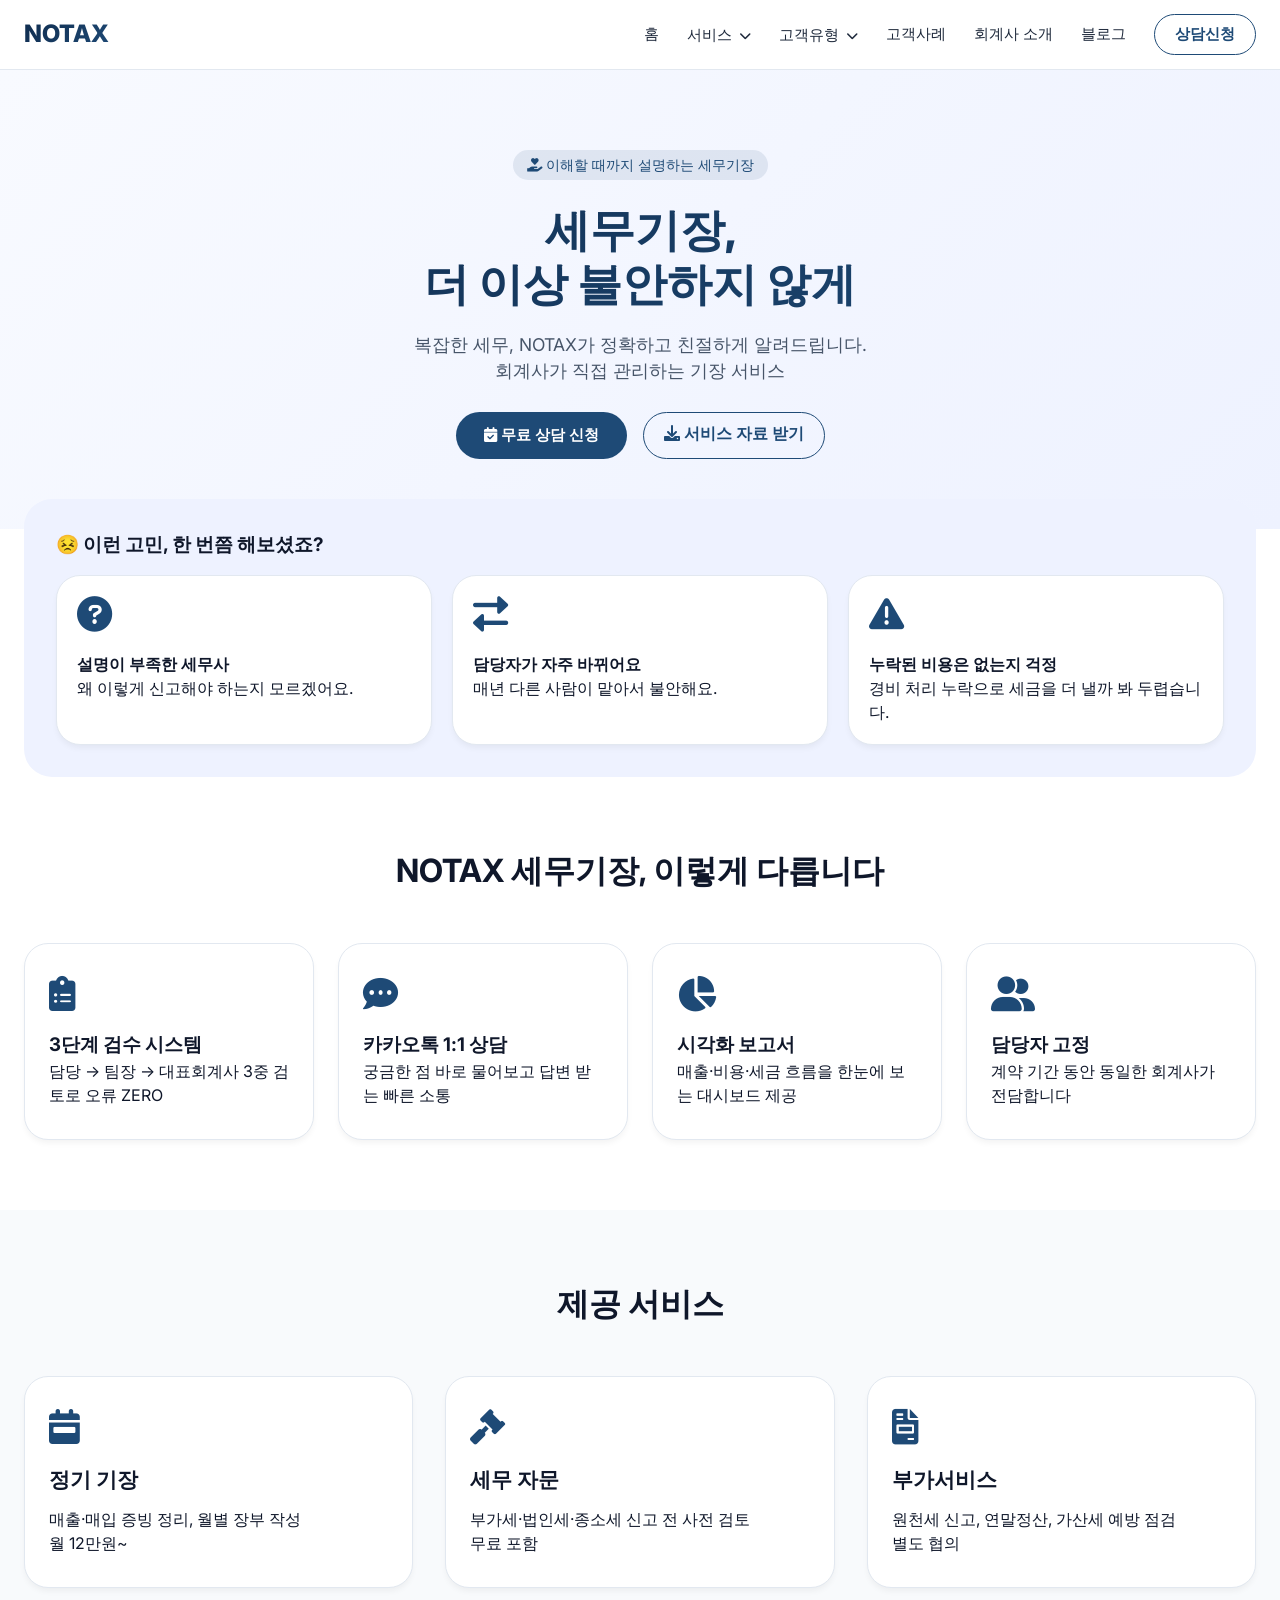
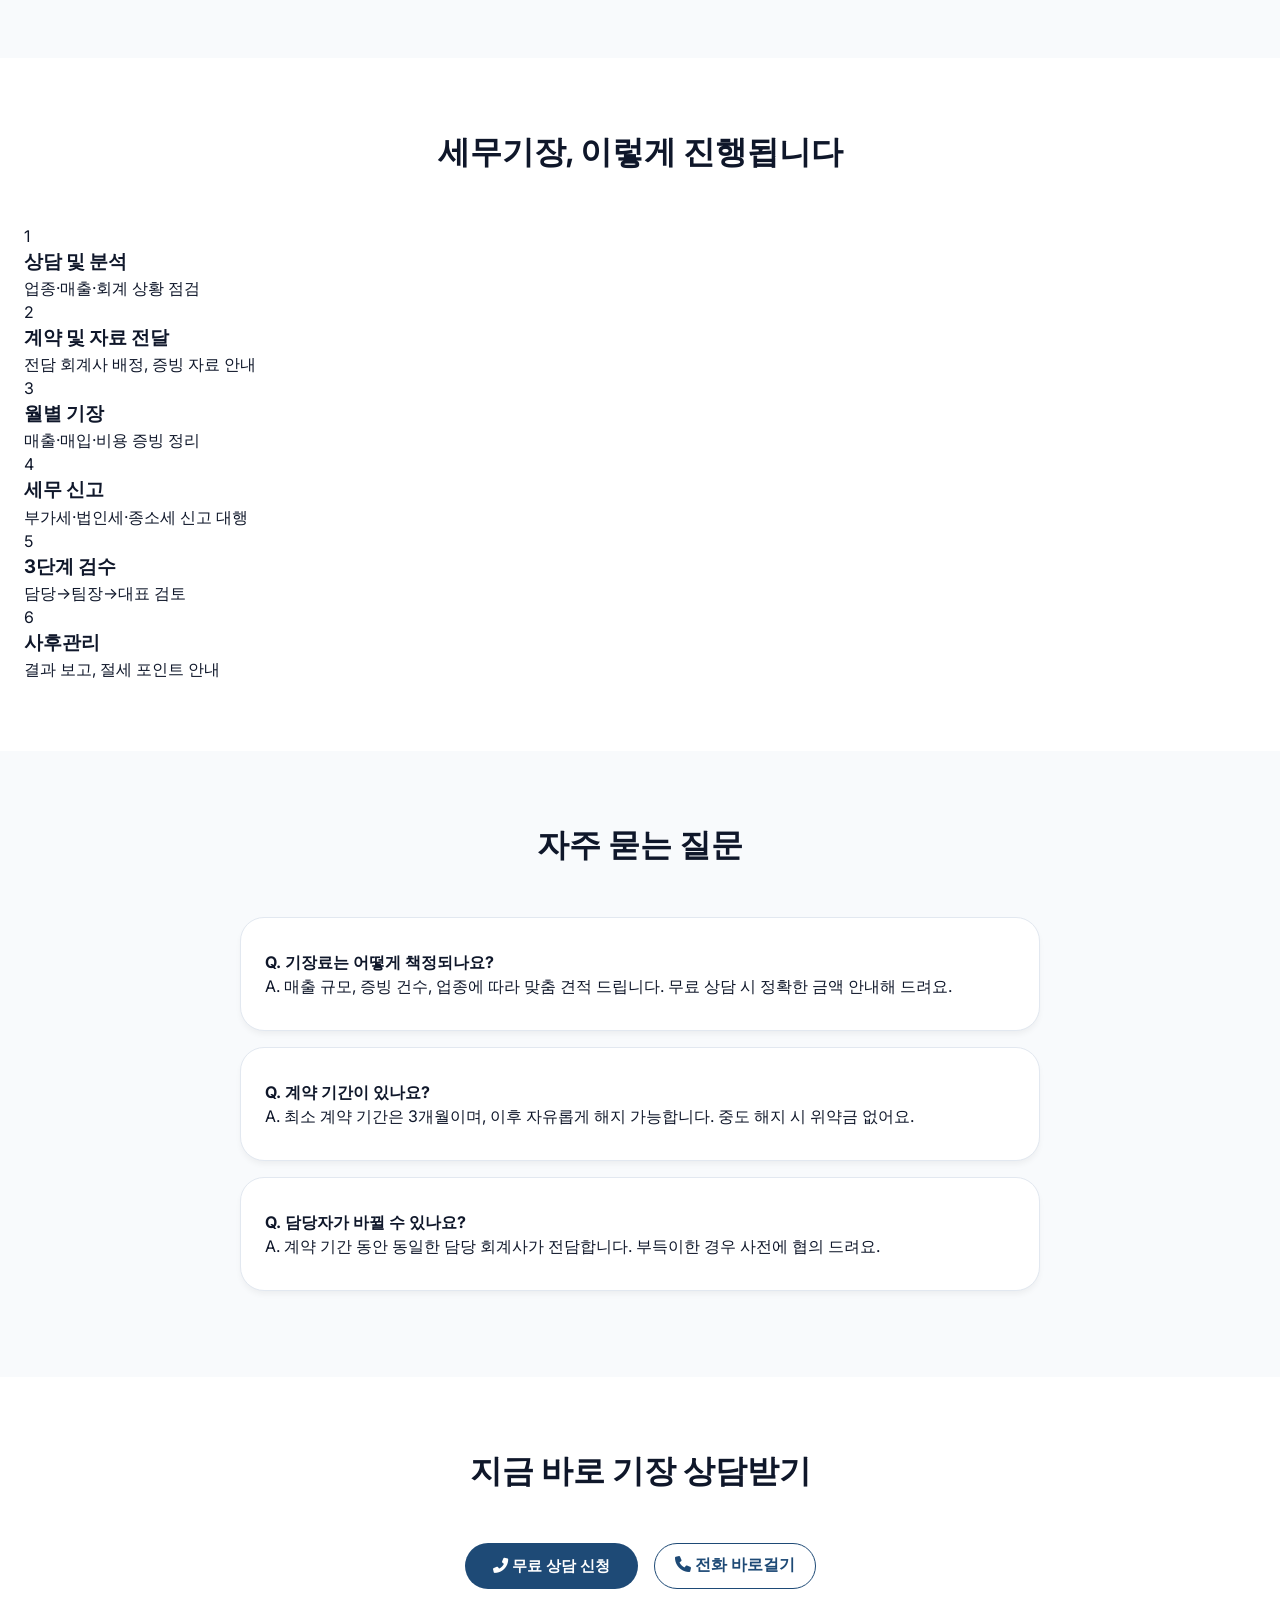
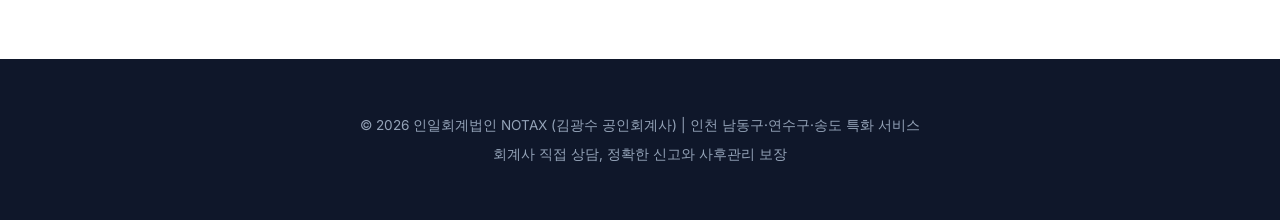
<file: book.html>
<!DOCTYPE html>
<html lang="ko">
<head>
    <meta charset="UTF-8">
    <meta name="viewport" content="width=device-width, initial-scale=1.0">
    <title>세무기장 | NOTAX 세무회계</title>
    <meta name="description" content="이해할 때까지 설명하는 세무기장. 3단계 검수, 회계사 직접 담당, 카카오톡 1:1 상담. 인천 법인·개인사업자 기장 대행.">
    <link href="https://fonts.googleapis.com/css2?family=Inter:wght@300..800&display=swap" rel="stylesheet">
    <link rel="stylesheet" href="https://cdnjs.cloudflare.com/ajax/libs/font-awesome/6.0.0-beta3/css/all.min.css">
    <link rel="stylesheet" href="../css/style.css">
</head>
<body>
<div id="header"></div>
<main>
    <!-- 히어로 + 이중 CTA -->
    <section class="hero">
        <div class="container">
            <div class="hero-badge"><i class="fas fa-hand-holding-heart"></i> 이해할 때까지 설명하는 세무기장</div>
            <h1>세무기장,<br>더 이상 불안하지 않게</h1>
            <p>복잡한 세무, NOTAX가 정확하고 친절하게 알려드립니다.<br>회계사가 직접 관리하는 기장 서비스</p>
            <div class="cta-group">
                <a href="../contact.html" class="btn-primary"><i class="fas fa-calendar-check"></i> 무료 상담 신청</a>
                <a href="#" class="btn-outline naver-blog-link" data-category="blog-main"><i class="fas fa-download"></i> 서비스 자료 받기</a>
            </div>
        </div>
    </section>

    <!-- 고민 공감 -->
    <div class="container" style="margin-top: -30px;">
        <div style="background: var(--primary-light); border-radius: 28px; padding: 32px;">
            <h3 style="margin-bottom: 16px;">😣 이런 고민, 한 번쯤 해보셨죠?</h3>
            <div class="card-grid" style="gap: 20px;">
                <div class="card" style="padding: 20px;"><i class="fas fa-question-circle"></i><h4>설명이 부족한 세무사</h4><p>왜 이렇게 신고해야 하는지 모르겠어요.</p></div>
                <div class="card" style="padding: 20px;"><i class="fas fa-exchange-alt"></i><h4>담당자가 자주 바뀌어요</h4><p>매년 다른 사람이 맡아서 불안해요.</p></div>
                <div class="card" style="padding: 20px;"><i class="fas fa-exclamation-triangle"></i><h4>누락된 비용은 없는지 걱정</h4><p>경비 처리 누락으로 세금을 더 낼까 봐 두렵습니다.</p></div>
            </div>
        </div>
    </div>

    <!-- NOTAX 차별점 -->
    <section>
        <div class="container">
            <h2 class="section-title">NOTAX 세무기장, 이렇게 다릅니다</h2>
            <div class="trust-grid" style="display: flex; gap: 24px; flex-wrap: wrap;">
                <div class="trust-item"><i class="fas fa-clipboard-list"></i><h3>3단계 검수 시스템</h3><p>담당 → 팀장 → 대표회계사 3중 검토로 오류 ZERO</p></div>
                <div class="trust-item"><i class="fas fa-comment-dots"></i><h3>카카오톡 1:1 상담</h3><p>궁금한 점 바로 물어보고 답변 받는 빠른 소통</p></div>
                <div class="trust-item"><i class="fas fa-chart-pie"></i><h3>시각화 보고서</h3><p>매출·비용·세금 흐름을 한눈에 보는 대시보드 제공</p></div>
                <div class="trust-item"><i class="fas fa-user-friends"></i><h3>담당자 고정</h3><p>계약 기간 동안 동일한 회계사가 전담합니다</p></div>
            </div>
        </div>
    </section>

    <!-- 서비스 내용 (탭 형태로 간단히) -->
    <section style="background: var(--gray-bg);">
        <div class="container">
            <h2 class="section-title">제공 서비스</h2>
            <div class="card-grid">
                <div class="card"><i class="fas fa-calendar-week"></i><h3>정기 기장</h3><p>매출·매입 증빙 정리, 월별 장부 작성</p><span class="price-tag">월 12만원~</span></div>
                <div class="card"><i class="fas fa-gavel"></i><h3>세무 자문</h3><p>부가세·법인세·종소세 신고 전 사전 검토</p><span class="price-tag">무료 포함</span></div>
                <div class="card"><i class="fas fa-file-invoice"></i><h3>부가서비스</h3><p>원천세 신고, 연말정산, 가산세 예방 점검</p><span class="price-tag">별도 협의</span></div>
            </div>
        </div>
    </section>

    <!-- 6단계 프로세스 -->
    <section>
        <div class="container">
            <h2 class="section-title">세무기장, 이렇게 진행됩니다</h2>
            <div class="process-steps">
                <div class="step"><div class="step-num">1</div><h3>상담 및 분석</h3><p>업종·매출·회계 상황 점검</p></div>
                <div class="step"><div class="step-num">2</div><h3>계약 및 자료 전달</h3><p>전담 회계사 배정, 증빙 자료 안내</p></div>
                <div class="step"><div class="step-num">3</div><h3>월별 기장</h3><p>매출·매입·비용 증빙 정리</p></div>
                <div class="step"><div class="step-num">4</div><h3>세무 신고</h3><p>부가세·법인세·종소세 신고 대행</p></div>
                <div class="step"><div class="step-num">5</div><h3>3단계 검수</h3><p>담당→팀장→대표 검토</p></div>
                <div class="step"><div class="step-num">6</div><h3>사후관리</h3><p>결과 보고, 절세 포인트 안내</p></div>
            </div>
        </div>
    </section>

    <!-- FAQ -->
    <section style="background: var(--gray-bg);">
        <div class="container">
            <h2 class="section-title">자주 묻는 질문</h2>
            <div style="max-width: 800px; margin: 0 auto;">
                <div class="card" style="margin-bottom: 16px; text-align: left;"><strong>Q. 기장료는 어떻게 책정되나요?</strong><p>A. 매출 규모, 증빙 건수, 업종에 따라 맞춤 견적 드립니다. 무료 상담 시 정확한 금액 안내해 드려요.</p></div>
                <div class="card" style="margin-bottom: 16px; text-align: left;"><strong>Q. 계약 기간이 있나요?</strong><p>A. 최소 계약 기간은 3개월이며, 이후 자유롭게 해지 가능합니다. 중도 해지 시 위약금 없어요.</p></div>
                <div class="card" style="margin-bottom: 16px; text-align: left;"><strong>Q. 담당자가 바뀔 수 있나요?</strong><p>A. 계약 기간 동안 동일한 담당 회계사가 전담합니다. 부득이한 경우 사전에 협의 드려요.</p></div>
            </div>
        </div>
    </section>

    <!-- 하단 CTA -->
    <section style="text-align: center;">
        <div class="container">
            <h2 class="section-title">지금 바로 기장 상담받기</h2>
            <div class="cta-group" style="justify-content: center;">
                <a href="../contact.html" class="btn-primary"><i class="fas fa-phone-alt"></i> 무료 상담 신청</a>
                <a href="tel:01086763827" class="btn-outline"><i class="fas fa-phone"></i> 전화 바로걸기</a>
            </div>
        </div>
    </section>
</main>
<div id="footer"></div>
<script src="../js/main.js"></script>
</body>
</html>
</file>
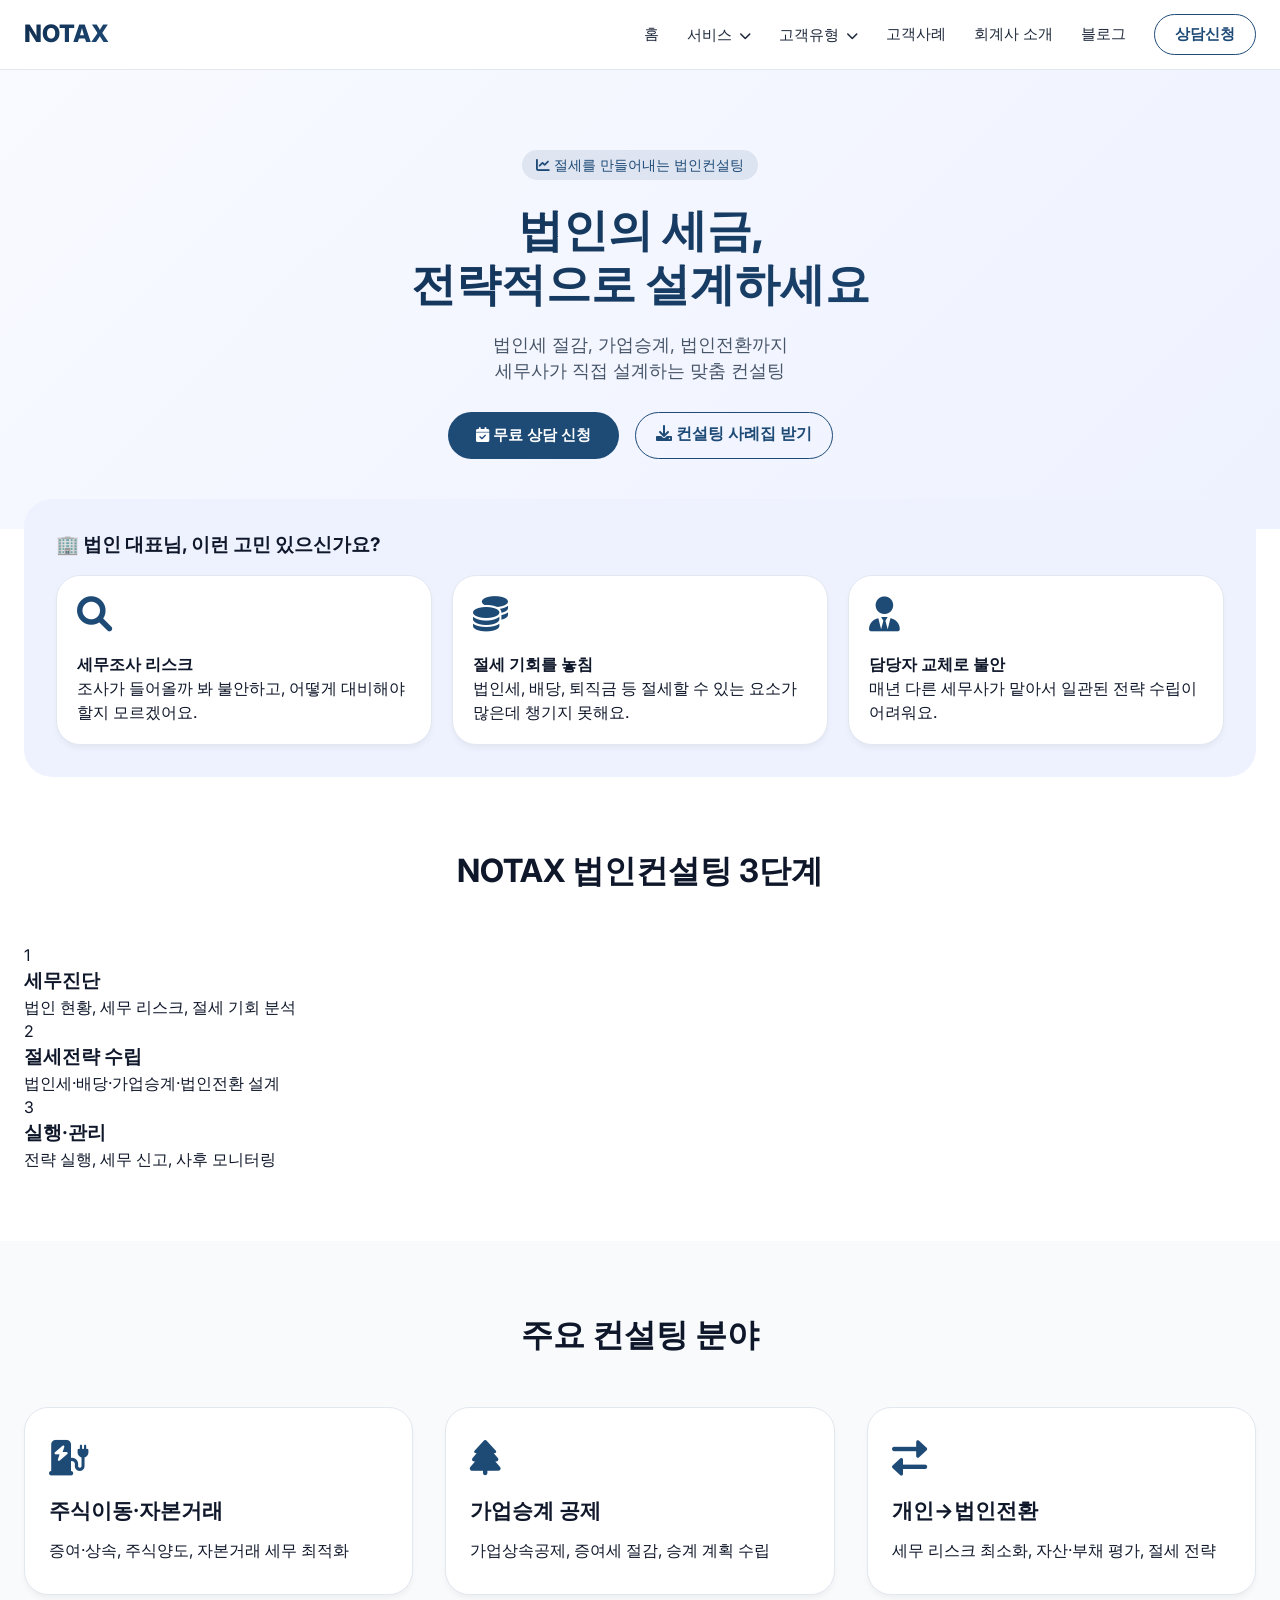
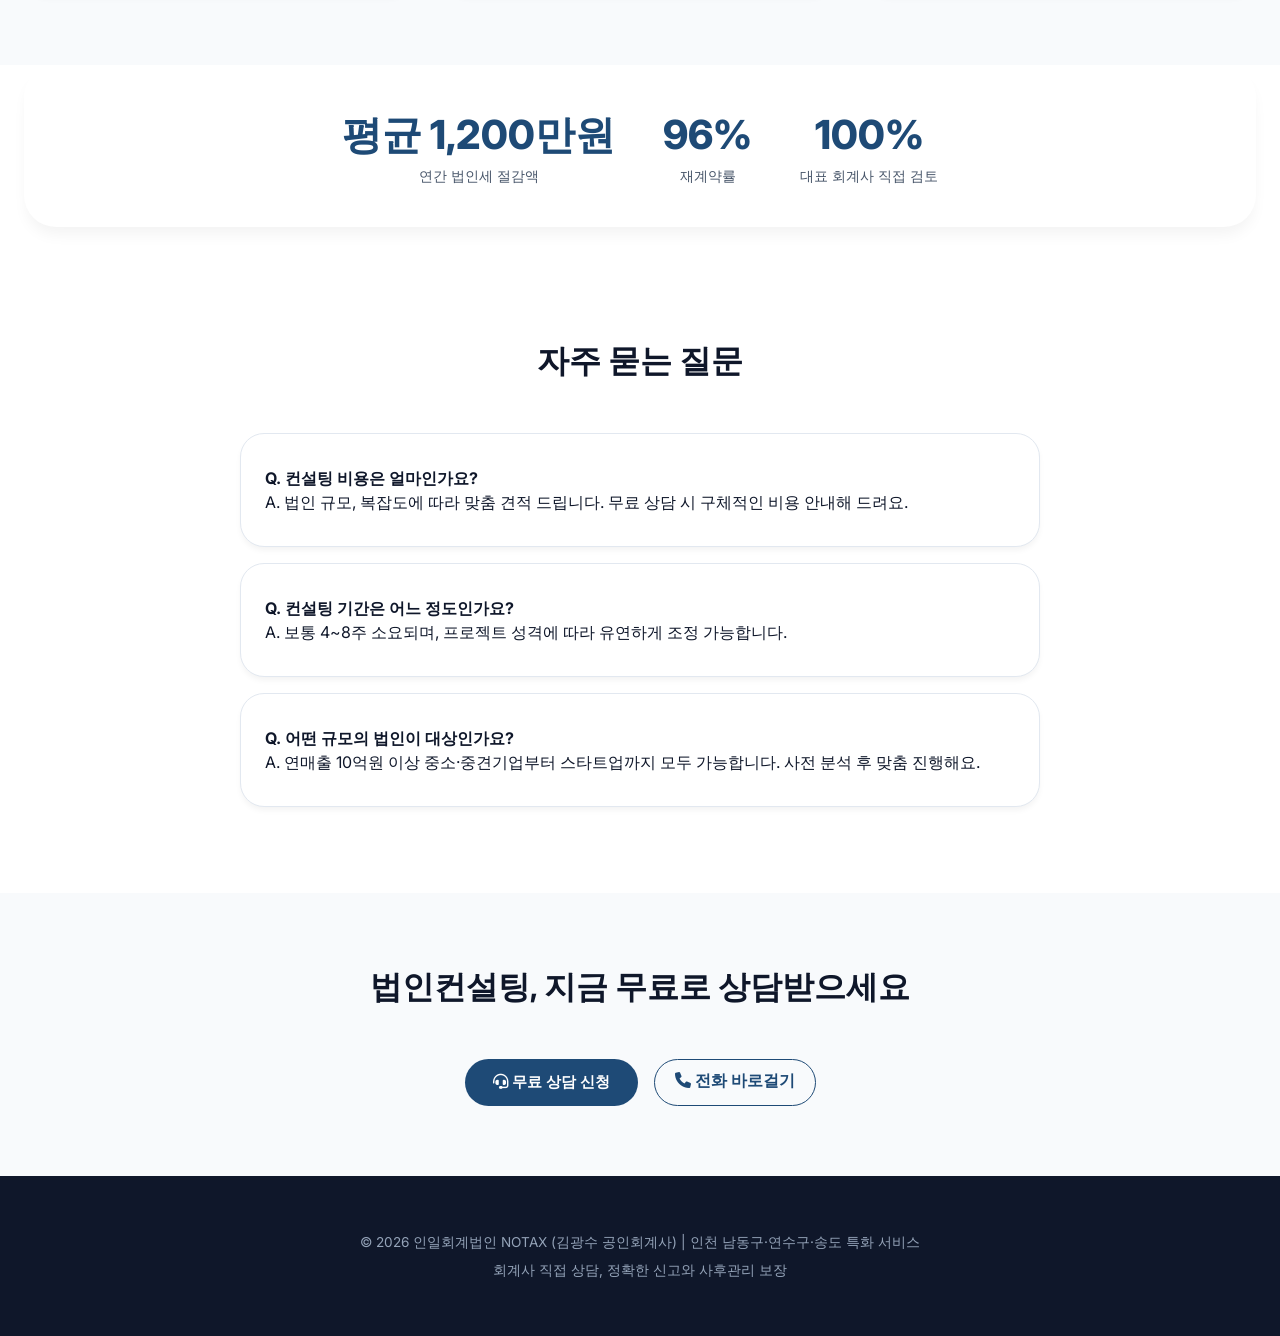
<file: solution/consulting.html>
<!DOCTYPE html>
<html lang="ko">
<head>
    <meta charset="UTF-8">
    <meta name="viewport" content="width=device-width, initial-scale=1.0">
    <title>법인컨설팅 | NOTAX 세무회계</title>
    <meta name="description" content="절세를 창출하는 법인컨설팅. 세무진단→전략 수립→실행 관리. 법인전환, 가업승계, 세무조정 전문.">
    <link href="https://fonts.googleapis.com/css2?family=Inter:wght@300..800&display=swap" rel="stylesheet">
    <link rel="stylesheet" href="https://cdnjs.cloudflare.com/ajax/libs/font-awesome/6.0.0-beta3/css/all.min.css">
    <link rel="stylesheet" href="../css/style.css">
</head>
<body>
<div id="header"></div>
<main>
    <!-- 히어로 + 이중 CTA -->
    <section class="hero">
        <div class="container">
            <div class="hero-badge"><i class="fas fa-chart-line"></i> 절세를 만들어내는 법인컨설팅</div>
            <h1>법인의 세금,<br>전략적으로 설계하세요</h1>
            <p>법인세 절감, 가업승계, 법인전환까지<br>세무사가 직접 설계하는 맞춤 컨설팅</p>
            <div class="cta-group">
                <a href="../contact.html" class="btn-primary"><i class="fas fa-calendar-check"></i> 무료 상담 신청</a>
                <a href="#" class="btn-outline naver-blog-link" data-category="blog-main"><i class="fas fa-download"></i> 컨설팅 사례집 받기</a>
            </div>
        </div>
    </section>

    <!-- 고민 공감 -->
    <div class="container" style="margin-top: -30px;">
        <div style="background: var(--primary-light); border-radius: 28px; padding: 32px;">
            <h3 style="margin-bottom: 16px;">🏢 법인 대표님, 이런 고민 있으신가요?</h3>
            <div class="card-grid" style="gap: 20px;">
                <div class="card" style="padding: 20px;"><i class="fas fa-search"></i><h4>세무조사 리스크</h4><p>조사가 들어올까 봐 불안하고, 어떻게 대비해야 할지 모르겠어요.</p></div>
                <div class="card" style="padding: 20px;"><i class="fas fa-coins"></i><h4>절세 기회를 놓침</h4><p>법인세, 배당, 퇴직금 등 절세할 수 있는 요소가 많은데 챙기지 못해요.</p></div>
                <div class="card" style="padding: 20px;"><i class="fas fa-user-tie"></i><h4>담당자 교체로 불안</h4><p>매년 다른 세무사가 맡아서 일관된 전략 수립이 어려워요.</p></div>
            </div>
        </div>
    </div>

    <!-- 컨설팅 3단계 -->
    <section>
        <div class="container">
            <h2 class="section-title">NOTAX 법인컨설팅 3단계</h2>
            <div class="process-steps">
                <div class="step"><div class="step-num">1</div><h3>세무진단</h3><p>법인 현황, 세무 리스크, 절세 기회 분석</p></div>
                <div class="step"><div class="step-num">2</div><h3>절세전략 수립</h3><p>법인세·배당·가업승계·법인전환 설계</p></div>
                <div class="step"><div class="step-num">3</div><h3>실행·관리</h3><p>전략 실행, 세무 신고, 사후 모니터링</p></div>
            </div>
        </div>
    </section>

    <!-- 핵심 분야 카드 -->
    <section style="background: var(--gray-bg);">
        <div class="container">
            <h2 class="section-title">주요 컨설팅 분야</h2>
            <div class="card-grid">
                <div class="card"><i class="fas fa-charging-station"></i><h3>주식이동·자본거래</h3><p>증여·상속, 주식양도, 자본거래 세무 최적화</p></div>
                <div class="card"><i class="fas fa-tree"></i><h3>가업승계 공제</h3><p>가업상속공제, 증여세 절감, 승계 계획 수립</p></div>
                <div class="card"><i class="fas fa-exchange-alt"></i><h3>개인→법인전환</h3><p>세무 리스크 최소화, 자산·부채 평가, 절세 전략</p></div>
            </div>
        </div>
    </section>

    <!-- 신뢰 요소 (수치) -->
    <div class="container" style="margin: 40px auto;">
        <div class="stats-grid" style="background: #fff; box-shadow: var(--shadow-md);">
            <div class="stat-item"><div class="stat-number">평균 1,200만원</div><div class="stat-label">연간 법인세 절감액</div></div>
            <div class="stat-item"><div class="stat-number">96%</div><div class="stat-label">재계약률</div></div>
            <div class="stat-item"><div class="stat-number">100%</div><div class="stat-label">대표 회계사 직접 검토</div></div>
        </div>
    </div>

    <!-- FAQ -->
    <section>
        <div class="container">
            <h2 class="section-title">자주 묻는 질문</h2>
            <div style="max-width: 800px; margin: 0 auto;">
                <div class="card" style="margin-bottom: 16px; text-align: left;"><strong>Q. 컨설팅 비용은 얼마인가요?</strong><p>A. 법인 규모, 복잡도에 따라 맞춤 견적 드립니다. 무료 상담 시 구체적인 비용 안내해 드려요.</p></div>
                <div class="card" style="margin-bottom: 16px; text-align: left;"><strong>Q. 컨설팅 기간은 어느 정도인가요?</strong><p>A. 보통 4~8주 소요되며, 프로젝트 성격에 따라 유연하게 조정 가능합니다.</p></div>
                <div class="card" style="margin-bottom: 16px; text-align: left;"><strong>Q. 어떤 규모의 법인이 대상인가요?</strong><p>A. 연매출 10억원 이상 중소·중견기업부터 스타트업까지 모두 가능합니다. 사전 분석 후 맞춤 진행해요.</p></div>
            </div>
        </div>
    </section>

    <!-- 하단 CTA -->
    <section style="background: var(--gray-bg); text-align: center;">
        <div class="container">
            <h2 class="section-title">법인컨설팅, 지금 무료로 상담받으세요</h2>
            <div class="cta-group" style="justify-content: center;">
                <a href="../contact.html" class="btn-primary"><i class="fas fa-headset"></i> 무료 상담 신청</a>
                <a href="tel:01086763827" class="btn-outline"><i class="fas fa-phone"></i> 전화 바로걸기</a>
            </div>
        </div>
    </section>
</main>
<div id="footer"></div>
<script src="../js/main.js"></script>
</body>
</html>
</file>
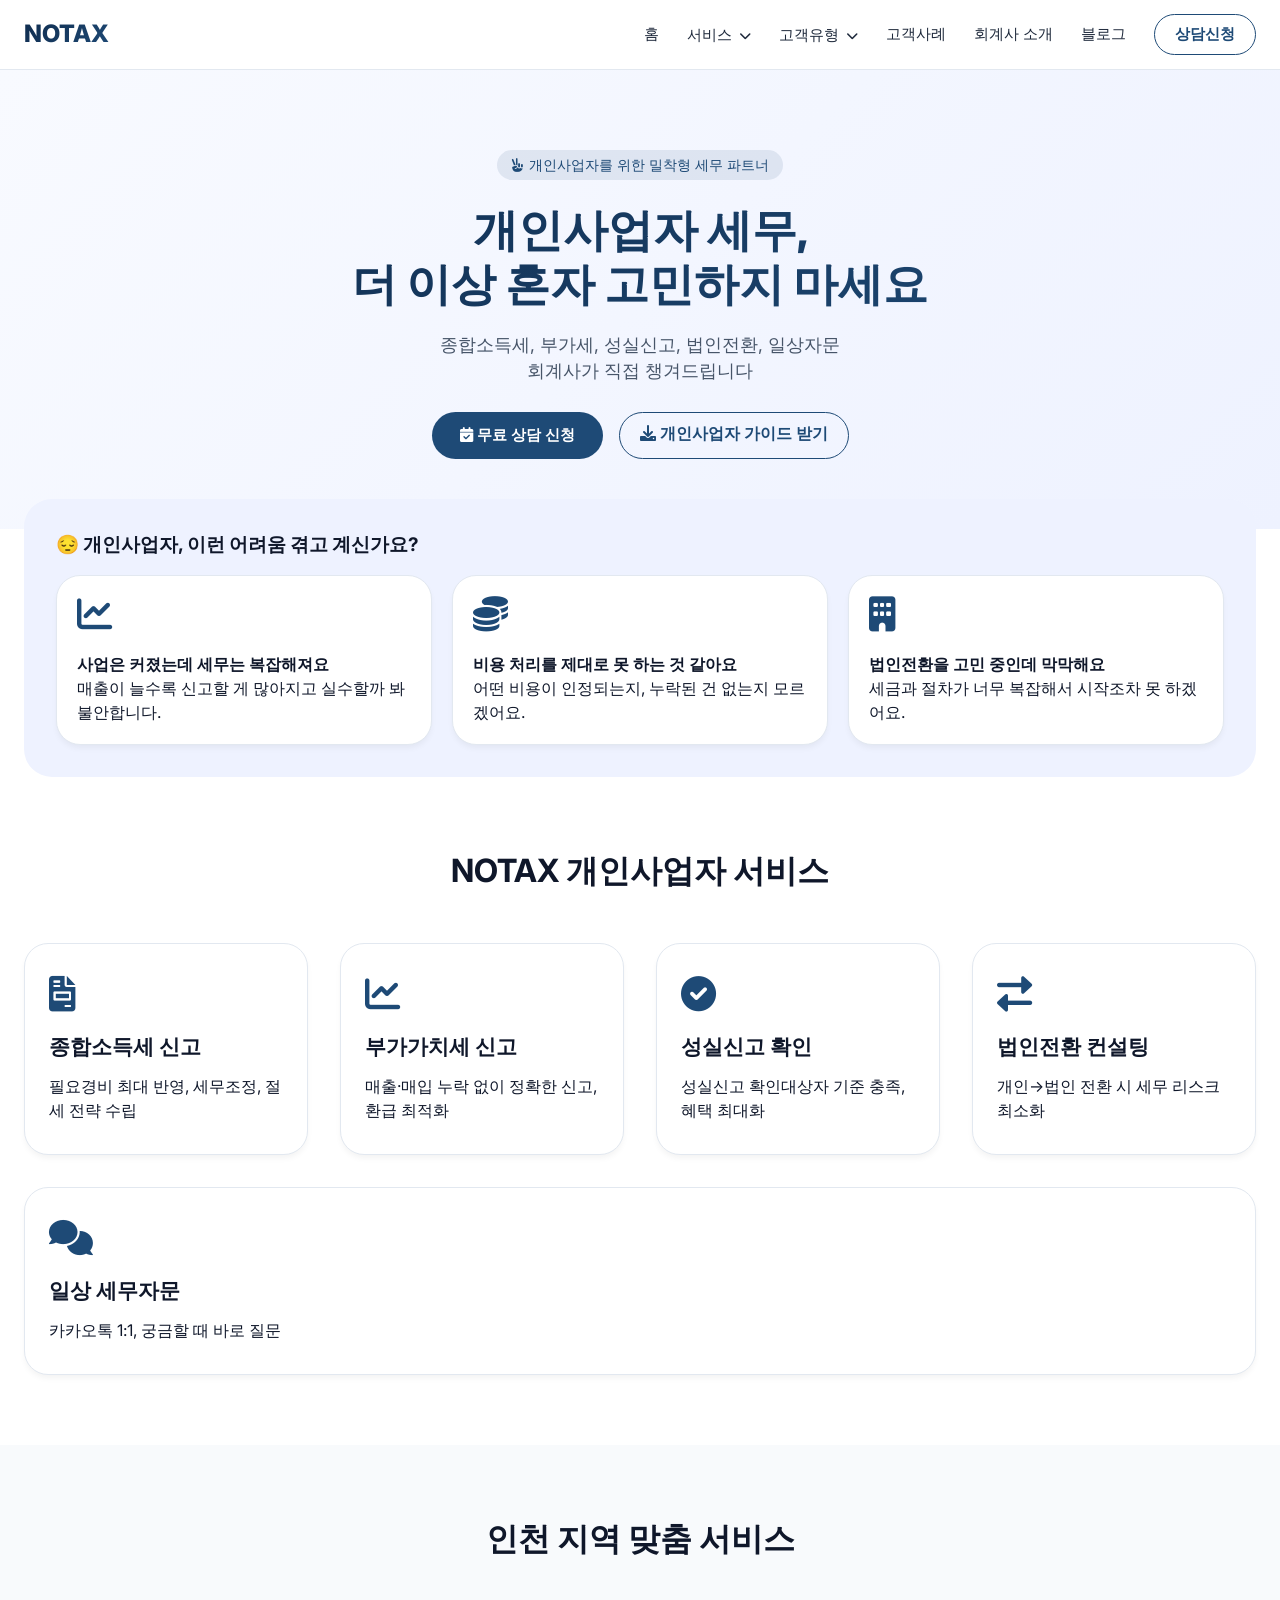
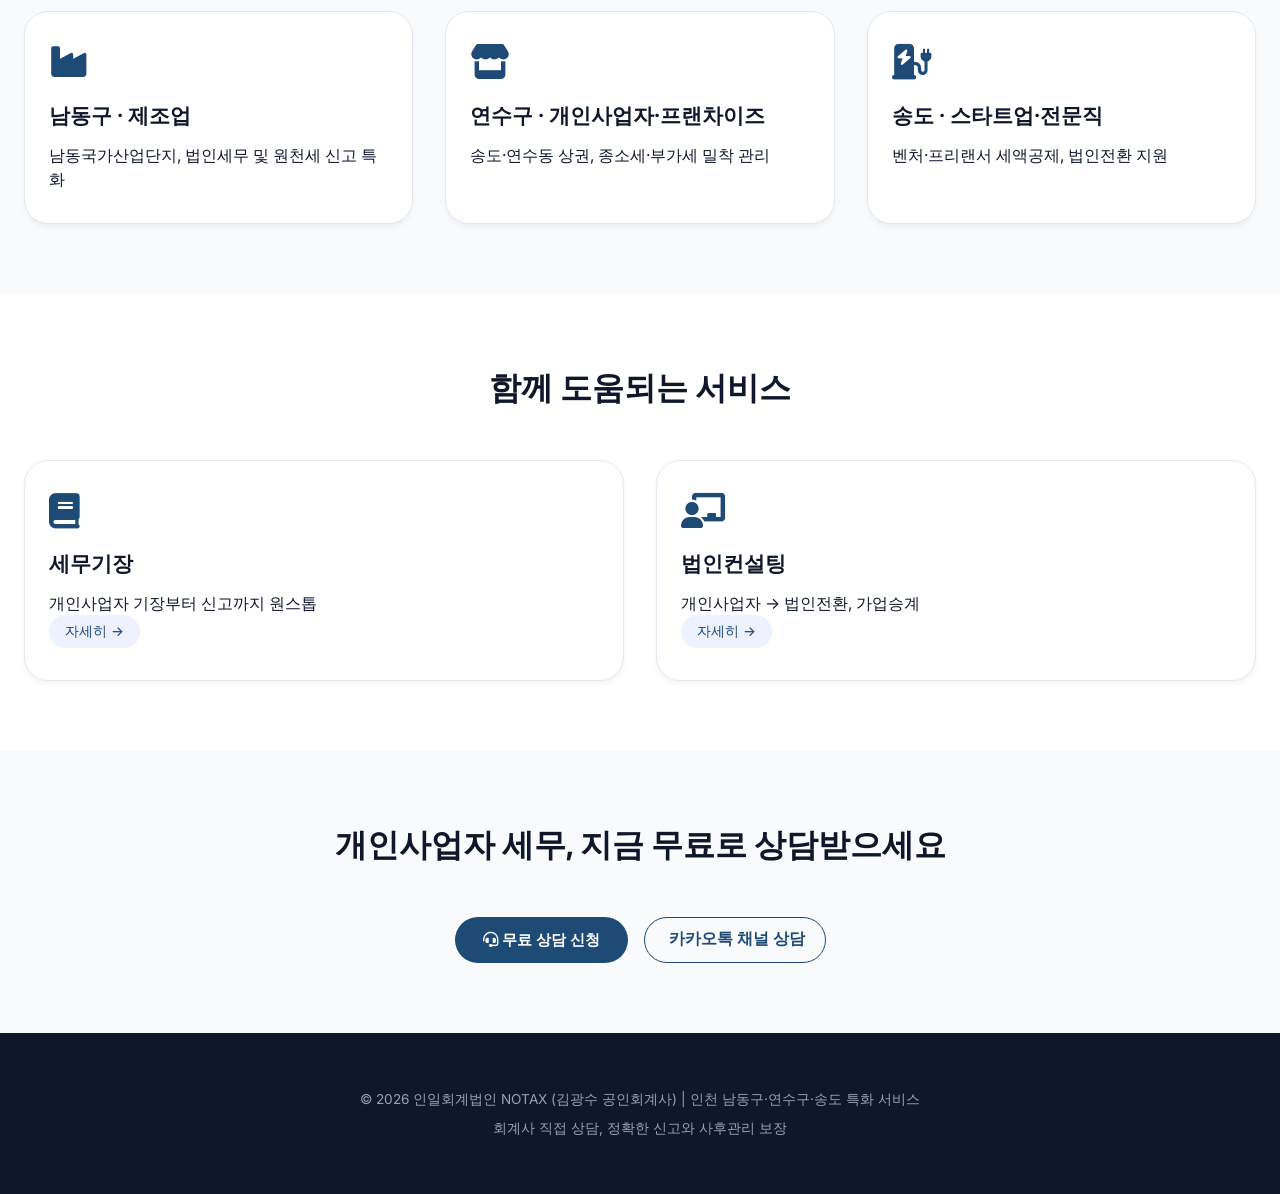
<file: target/sole.html>
<!DOCTYPE html>
<html lang="ko">
<head>
    <meta charset="UTF-8">
    <meta name="viewport" content="width=device-width, initial-scale=1.0">
    <title>개인사업자 세무 | NOTAX 세무회계</title>
    <meta name="description" content="개인사업자를 위한 밀착형 세무 파트너. 종합소득세·부가세·성실신고·법인전환·일상자문까지. 인천 지역 특화.">
    <link href="https://fonts.googleapis.com/css2?family=Inter:wght@300..800&display=swap" rel="stylesheet">
    <link rel="stylesheet" href="https://cdnjs.cloudflare.com/ajax/libs/font-awesome/6.0.0-beta3/css/all.min.css">
    <link rel="stylesheet" href="../css/style.css">
</head>
<body>
<div id="header"></div>
<main>
    <!-- 히어로 + 이중 CTA -->
    <section class="hero">
        <div class="container">
            <div class="hero-badge"><i class="fas fa-hand-peace"></i> 개인사업자를 위한 밀착형 세무 파트너</div>
            <h1>개인사업자 세무,<br>더 이상 혼자 고민하지 마세요</h1>
            <p>종합소득세, 부가세, 성실신고, 법인전환, 일상자문<br>회계사가 직접 챙겨드립니다</p>
            <div class="cta-group">
                <a href="../contact.html" class="btn-primary"><i class="fas fa-calendar-check"></i> 무료 상담 신청</a>
                <a href="#" class="btn-outline naver-blog-link" data-category="blog-main"><i class="fas fa-download"></i> 개인사업자 가이드 받기</a>
            </div>
        </div>
    </section>

    <!-- 고민 공감 -->
    <div class="container" style="margin-top: -30px;">
        <div style="background: var(--primary-light); border-radius: 28px; padding: 32px;">
            <h3 style="margin-bottom: 16px;">😔 개인사업자, 이런 어려움 겪고 계신가요?</h3>
            <div class="card-grid" style="gap: 20px;">
                <div class="card" style="padding: 20px;"><i class="fas fa-chart-line"></i><h4>사업은 커졌는데 세무는 복잡해져요</h4><p>매출이 늘수록 신고할 게 많아지고 실수할까 봐 불안합니다.</p></div>
                <div class="card" style="padding: 20px;"><i class="fas fa-coins"></i><h4>비용 처리를 제대로 못 하는 것 같아요</h4><p>어떤 비용이 인정되는지, 누락된 건 없는지 모르겠어요.</p></div>
                <div class="card" style="padding: 20px;"><i class="fas fa-building"></i><h4>법인전환을 고민 중인데 막막해요</h4><p>세금과 절차가 너무 복잡해서 시작조차 못 하겠어요.</p></div>
            </div>
        </div>
    </div>

    <!-- 핵심 서비스 5가지 -->
    <section>
        <div class="container">
            <h2 class="section-title">NOTAX 개인사업자 서비스</h2>
            <div class="card-grid">
                <div class="card"><i class="fas fa-file-invoice"></i><h3>종합소득세 신고</h3><p>필요경비 최대 반영, 세무조정, 절세 전략 수립</p></div>
                <div class="card"><i class="fas fa-chart-line"></i><h3>부가가치세 신고</h3><p>매출·매입 누락 없이 정확한 신고, 환급 최적화</p></div>
                <div class="card"><i class="fas fa-check-circle"></i><h3>성실신고 확인</h3><p>성실신고 확인대상자 기준 충족, 혜택 최대화</p></div>
                <div class="card"><i class="fas fa-exchange-alt"></i><h3>법인전환 컨설팅</h3><p>개인→법인 전환 시 세무 리스크 최소화</p></div>
                <div class="card"><i class="fas fa-comments"></i><h3>일상 세무자문</h3><p>카카오톡 1:1, 궁금할 때 바로 질문</p></div>
            </div>
        </div>
    </section>

    <!-- 인천 지역 특화 (업종+지역) -->
    <section style="background: var(--gray-bg);">
        <div class="container">
            <h2 class="section-title">인천 지역 맞춤 서비스</h2>
            <div class="card-grid">
                <div class="card"><i class="fas fa-industry"></i><h3>남동구 · 제조업</h3><p>남동국가산업단지, 법인세무 및 원천세 신고 특화</p></div>
                <div class="card"><i class="fas fa-store"></i><h3>연수구 · 개인사업자·프랜차이즈</h3><p>송도·연수동 상권, 종소세·부가세 밀착 관리</p></div>
                <div class="card"><i class="fas fa-charging-station"></i><h3>송도 · 스타트업·전문직</h3><p>벤처·프리랜서 세액공제, 법인전환 지원</p></div>
            </div>
        </div>
    </section>

    <!-- 연결 서비스 (세무기장, 법인컨설팅 링크) -->
    <section>
        <div class="container">
            <h2 class="section-title">함께 도움되는 서비스</h2>
            <div class="card-grid">
                <div class="card"><i class="fas fa-book"></i><h3>세무기장</h3><p>개인사업자 기장부터 신고까지 원스톱</p><a href="../solution/book.html" class="btn-sm">자세히 →</a></div>
                <div class="card"><i class="fas fa-chalkboard-user"></i><h3>법인컨설팅</h3><p>개인사업자 → 법인전환, 가업승계</p><a href="../solution/consulting.html" class="btn-sm">자세히 →</a></div>
            </div>
        </div>
    </section>

    <!-- 하단 CTA (이중) -->
    <section style="background: var(--gray-bg); text-align: center;">
        <div class="container">
            <h2 class="section-title">개인사업자 세무, 지금 무료로 상담받으세요</h2>
            <div class="cta-group" style="justify-content: center;">
                <a href="../contact.html" class="btn-primary"><i class="fas fa-headset"></i> 무료 상담 신청</a>
                <a href="#" class="btn-outline naver-blog-link" data-category="blog-main"><i class="fab fa-kakaotalk"></i> 카카오톡 채널 상담</a>
            </div>
        </div>
    </section>
</main>
<div id="footer"></div>
<script src="../js/main.js"></script>
</body>
</html>
</file>
<file: css/style.css>
/* ========== NOTAX 세무회계 공통 스타일 ========== */
:root {
    --primary: #1e4a76;
    --primary-dark: #0f2b4d;
    --primary-light: #eef2ff;
    --gray-bg: #f8fafc;
    --border: #e2e8f0;
    --text-dark: #0f172a;
    --text-muted: #475569;
    --radius-card: 24px;
    --radius-btn: 40px;
    --shadow-sm: 0 4px 6px -1px rgba(0,0,0,0.05);
    --shadow-md: 0 10px 15px -3px rgba(0,0,0,0.05);
    --transition: all 0.2s ease;
}

* {
    margin: 0;
    padding: 0;
    box-sizing: border-box;
}

body {
    font-family: 'Inter', 'Pretendard', sans-serif;
    background: #fff;
    color: var(--text-dark);
    line-height: 1.5;
    scroll-behavior: smooth;
}

.container {
    max-width: 1280px;
    margin: 0 auto;
    padding: 0 24px;
}

/* 헤더 */
header {
    position: sticky;
    top: 0;
    background: rgba(255,255,255,0.97);
    backdrop-filter: blur(12px);
    border-bottom: 1px solid var(--border);
    z-index: 1000;
    padding: 14px 0;
}

.header-inner {
    display: flex;
    justify-content: space-between;
    align-items: center;
    flex-wrap: wrap;
}

.logo {
    font-weight: 800;
    font-size: 1.5rem;
    background: linear-gradient(135deg, var(--primary-dark), var(--primary));
    background-clip: text;
    -webkit-background-clip: text;
    color: transparent;
}

.logo span {
    font-size: 0.8rem;
    font-weight: 500;
    background: none;
    color: var(--text-muted);
}

nav {
    display: flex;
    gap: 28px;
    align-items: center;
}

nav a, .dropbtn {
    text-decoration: none;
    color: #1e293b;
    font-weight: 500;
    transition: var(--transition);
    background: none;
    border: none;
    font-size: 0.95rem;
    cursor: pointer;
}

nav a:hover, .dropbtn:hover {
    color: var(--primary);
}

/* 드롭다운 */
.dropdown {
    position: relative;
}

.dropbtn i {
    font-size: 0.75rem;
    margin-left: 4px;
}

.dropdown-content {
    display: none;
    position: absolute;
    background: #fff;
    min-width: 200px;
    box-shadow: var(--shadow-md);
    border-radius: 16px;
    top: 32px;
    left: 0;
    z-index: 100;
    padding: 8px 0;
    border: 1px solid var(--border);
}

.dropdown-content a {
    display: block;
    padding: 10px 20px;
    color: var(--text-muted);
    font-size: 0.9rem;
}

.dropdown-content a:hover {
    background: var(--primary-light);
    color: var(--primary);
}

/* PC + 모바일 모두 클릭으로 열리도록 (active 클래스 지원) */
.dropdown.active .dropdown-content {
    display: block;
}

/* 버튼 */
.btn-outline {
    border: 1.5px solid var(--primary);
    padding: 8px 20px;
    border-radius: 40px;
    color: var(--primary);
    font-weight: 600;
    background: transparent;
    transition: var(--transition);
    text-decoration: none;
    display: inline-block;
}

.btn-outline:hover {
    background: var(--primary);
    color: #fff;
    transform: translateY(-1px);
}

.btn-primary {
    background: var(--primary);
    color: #fff;
    padding: 12px 28px;
    border-radius: 40px;
    font-weight: 600;
    border: none;
    cursor: pointer;
    transition: var(--transition);
    display: inline-block;
    text-align: center;
    text-decoration: none;
    font-size: 0.95rem;
}

.btn-primary:hover {
    background: var(--primary-dark);
    transform: translateY(-2px);
    box-shadow: 0 8px 20px rgba(0,0,0,0.1);
}

.btn-sm {
    background: var(--primary-light);
    color: var(--primary);
    padding: 6px 16px;
    border-radius: 30px;
    font-size: 0.85rem;
    font-weight: 500;
    text-decoration: none;
    display: inline-block;
    transition: var(--transition);
}

.btn-sm:hover {
    background: var(--primary);
    color: #fff;
}

/* 히어로 */
.hero {
    background: linear-gradient(135deg, #f8faff, #eef2ff);
    text-align: center;
    padding: 80px 0 70px;
}

.hero h1 {
    font-size: 2.8rem;
    font-weight: 800;
    background: linear-gradient(135deg, var(--primary-dark), var(--primary));
    background-clip: text;
    -webkit-background-clip: text;
    color: transparent;
    margin-bottom: 20px;
    line-height: 1.2;
}

.hero p {
    font-size: 1.1rem;
    color: var(--text-muted);
    max-width: 600px;
    margin: 0 auto 28px;
}

.hero-badge {
    display: inline-block;
    background: rgba(30,74,118,0.1);
    padding: 5px 14px;
    border-radius: 40px;
    font-size: 0.85rem;
    font-weight: 500;
    color: var(--primary);
    margin-bottom: 24px;
}

.cta-group {
    display: flex;
    gap: 16px;
    justify-content: center;
    flex-wrap: wrap;
    margin-top: 24px;
}

/* 섹션 */
section {
    padding: 70px 0;
}

.section-title {
    text-align: center;
    font-size: 2rem;
    font-weight: 700;
    margin-bottom: 48px;
    color: var(--text-dark);
}

/* 통계 */
.stats-grid {
    display: flex;
    justify-content: center;
    gap: 48px;
    flex-wrap: wrap;
    background: #fff;
    border-radius: 32px;
    padding: 40px 20px;
    margin-top: -40px;
    position: relative;
    box-shadow: var(--shadow-md);
}

.stat-item {
    text-align: center;
}

.stat-number {
    font-size: 2.5rem;
    font-weight: 800;
    color: var(--primary);
}

.stat-label {
    color: var(--text-muted);
    font-size: 0.9rem;
}

/* 카드 */
.card-grid, .trust-grid, .case-grid, .blog-grid {
    display: flex;
    gap: 32px;
    flex-wrap: wrap;
    justify-content: center;
}

.card, .trust-item, .case-card, .blog-card {
    background: #fff;
    border-radius: var(--radius-card);
    padding: 32px 24px;
    box-shadow: var(--shadow-sm);
    border: 1px solid var(--border);
    flex: 1;
    min-width: 240px;
    transition: var(--transition);
}

.card:hover {
    transform: translateY(-4px);
    box-shadow: var(--shadow-md);
}

.card i, .trust-item i, .case-card i, .blog-card i {
    font-size: 2.2rem;
    color: var(--primary);
    margin-bottom: 20px;
}

.card h3 {
    font-size: 1.3rem;
    margin-bottom: 12px;
}

/* 진단 박스 */
.diagnosis-box {
    background: #fff;
    border-radius: 32px;
    padding: 32px;
    box-shadow: var(--shadow-md);
    border: 1px solid var(--border);
}

.diag-row {
    display: flex;
    gap: 16px;
    flex-wrap: wrap;
    margin-top: 24px;
}

.diag-row select, .diag-row button {
    flex: 1;
    padding: 12px 16px;
    border-radius: 40px;
    border: 1px solid var(--border);
    font-family: inherit;
}

/* 타겟 배너 */
.target-banner {
    background: linear-gradient(135deg, var(--primary-dark), var(--primary));
    border-radius: 32px;
    padding: 48px 32px;
    color: #fff;
    text-align: center;
}

.target-banner h3 {
    font-size: 1.8rem;
    margin-bottom: 16px;
}

/* 푸터 */
footer {
    background: #0f172a;
    color: #94a3b8;
    padding: 48px 0;
    text-align: center;
}

footer p {
    margin: 8px 0;
    font-size: 0.85rem;
}

/* 모바일 토글 */
.menu-toggle {
    display: none;
    font-size: 1.6rem;
    cursor: pointer;
    color: var(--text-dark);
}

/* 반응형 */
@media (max-width: 768px) {
    .container {
        padding: 0 20px;
    }
    nav {
        display: none;
        width: 100%;
        flex-direction: column;
        background: #fff;
        padding: 20px;
        border-radius: 24px;
        margin-top: 16px;
        box-shadow: var(--shadow-md);
    }
    nav.show {
        display: flex;
    }
    .menu-toggle {
        display: block;
    }
    .dropdown-content {
        position: static;
        box-shadow: none;
        padding-left: 20px;
        border: none;
    }
    .hero h1 {
        font-size: 2rem;
    }
    .diag-row {
        flex-direction: column;
    }
    .stats-grid {
        gap: 24px;
    }
    .stat-number {
        font-size: 2rem;
    }
    .cta-group {
        flex-direction: column;
        align-items: center;
    }
}
</file>
